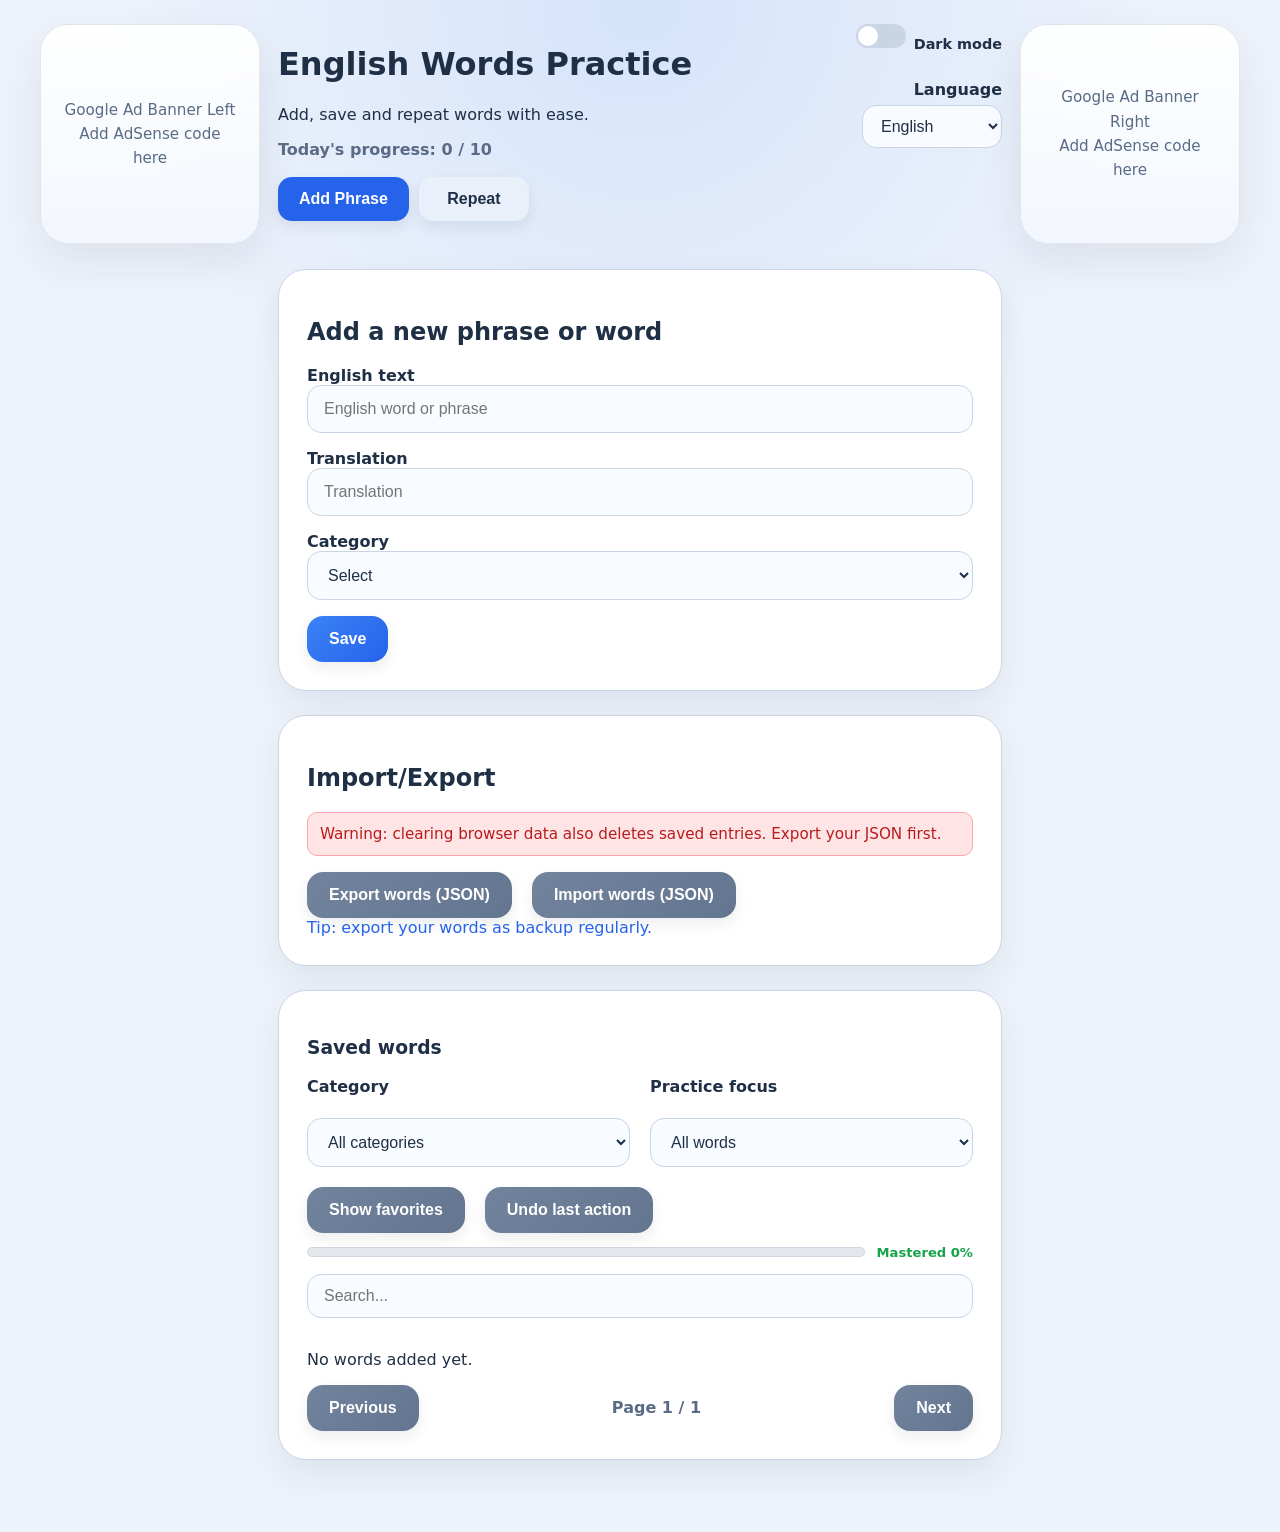
<file: index.html>
<!DOCTYPE html>
<html lang="en">
<head>
  <meta charset="UTF-8" />
  <meta name="viewport" content="width=device-width, initial-scale=1.0" />
  <title>English Words Practice</title>
  <link rel="stylesheet" href="styles.css" />
</head>
<body>
  <div class="page-wrapper">
    <aside class="banner-ad left-ad">
      <div class="ad-placeholder">
        Google Ad Banner Left<br />
        Add AdSense code here
      </div>
    </aside>

    <main class="app-shell">
      <header>
        <div>
          <h1 id="site-title">English Words Practice</h1>
          <p id="site-description">Add, save and repeat words with ease.</p>
          <p id="header-progress" class="header-progress">Today's progress: 0 / 10</p>
          <nav class="tabs">
            <button id="tab-add" class="tab active">Add Phrase</button>
            <button id="tab-repeat" class="tab">Repeat</button>
          </nav>
        </div>
        <div class="header-controls">
          <div class="toggle-switch">
            <input type="checkbox" id="toggle-dark-mode" />
            <label for="toggle-dark-mode" class="toggle-label">
              <span class="toggle-slider"></span>
            </label>
            <span id="toggle-text" class="toggle-text">Dark mode</span>
          </div>
          <label class="language-selector">
            <span id="language-label">Language</span>
            <select id="language-select">
              <option value="en">English</option>
              <option value="uz">O'zbek</option>
              <option value="ru">Русский</option>
            </select>
          </label>
        </div>
      </header>

      <section id="section-add" class="section active">
        <div class="card">
          <h2 id="add-heading">Add a new phrase or word</h2>
          <form id="add-form" autocomplete="off">
            <label>
              <span id="label-english">English text</span>
              <input type="text" id="input-english" placeholder="English word or phrase" required />
            </label>
            <label>
              <span id="label-translation">Translation</span>
              <input type="text" id="input-translation" placeholder="Translation" required />
            </label>
            <label>
              <span id="label-category">Category</span>
              <select id="input-category">
                <option value="">Select</option>
                <option value="daily">Daily</option>
                <option value="work">Work</option>
                <option value="travel">Travel</option>
                <option value="education">Education</option>
                <option value="other">Other</option>
              </select>
            </label>
            <button type="submit" class="primary" id="submit-btn">Save</button>
          </form>
          <div id="add-message" class="message"></div>
        </div>

        <div class="card">
          <h2 id="import-heading">Import/Export</h2>
          <p class="warning" id="import-warning">Warning: clearing browser data also deletes saved entries. Export your JSON first.</p>
          <div class="import-export-controls">
            <button id="export-words" class="secondary">Export words (JSON)</button>
            <input type="file" id="import-file" accept=".json" style="display: none;" />
            <button id="import-words" class="secondary">Import words (JSON)</button>
          </div>
          <div id="import-export-message" class="message"></div>
        </div>

        <div class="card small-card">
          <h3 id="saved-heading">Saved words</h3>
          <div class="filter-row">
            <div class="filter-group">
              <label for="filter-category" id="filter-category-label">Category</label>
              <select id="filter-category">
                <option value="">All categories</option>
                <option value="daily">Daily</option>
                <option value="work">Work</option>
                <option value="travel">Travel</option>
                <option value="education">Education</option>
                <option value="other">Other</option>
              </select>
            </div>
            <div class="filter-group">
              <label for="filter-mode" id="filter-mode-label">Practice focus</label>
              <select id="filter-mode">
                <option value="all">All words</option>
                <option value="new">New words</option>
                <option value="wrong">Hard words</option>
                <option value="mastered">Mastered</option>
              </select>
            </div>
            <button id="toggle-favorites" class="secondary">Show favorites</button>
            <button id="undo-btn" class="secondary">Undo last action</button>
          </div>
          <div class="mastered-progress-wrap">
            <div class="mastered-progress-bar">
              <div id="mastered-progress-fill" class="mastered-progress-fill"></div>
            </div>
            <span id="mastered-progress-text">Mastered 0%</span>
          </div>
          <input type="text" id="search-words" placeholder="Search..." />
          <div id="word-list" class="word-list"></div>
          <div class="pagination-controls">
            <button id="prev-page" class="secondary">Previous</button>
            <span id="page-indicator">Page 1 / 1</span>
            <button id="next-page" class="secondary">Next</button>
          </div>
        </div>
      </section>

      <section id="section-repeat" class="section">
        <div class="card">
          <h2 id="repeat-heading">Repeat practice</h2>
          <div class="repeat-settings">
            <label for="reverse-ratio" id="reverse-ratio-label">Reverse mode ratio (TR → EN %)</label>
            <input type="range" id="reverse-ratio" min="0" max="100" value="50" />
            <span id="reverse-ratio-value">50%</span>
          </div>
          <div class="repeat-settings">
            <label for="repeat-mode" id="repeat-mode-label">Session mode</label>
            <select id="repeat-mode">
              <option value="smart">Smart mix</option>
              <option value="wrong">Hard words only</option>
              <option value="new">New words only</option>
            </select>
          </div>
          <div class="repeat-controls">
            <button id="start-repeat" class="primary">Start practice</button>
          </div>
        </div>

        <div id="repeat-card" class="card hidden">
          <div class="output-section">
            <label class="output-label" id="question-label">Question:</label>
            <div class="output-display">
              <p id="prompt-text" class="output-text"></p>
            </div>
            <button id="speak-prompt" class="speak-btn">🔊 Speak</button>
          </div>
          <div class="output-section">
            <label class="output-label" id="answer-label">Answer:</label>
            <div class="output-display">
              <p id="answer-text" class="output-text">******</p>
            </div>
            <button id="speak-answer" class="speak-btn">🔊 Speak</button>
          </div>
          <div class="repeat-actions">
            <button id="show-answer" class="secondary">Show answer</button>
            <button id="correct" class="primary">Correct</button>
            <button id="wrong" class="danger">Wrong</button>
          </div>
          <div class="meta">
            <p id="repeat-direction">Direction: <strong></strong></p>
            <p id="repeat-info">Learned: <span id="item-streak">0</span> times in a row</p>
          </div>
        </div>

        <div class="card stats-card">
          <h3 id="stats-heading">Statistics</h3>
          <div class="stats-grid">
            <div>
              <strong id="stat-total">0</strong>
              <span id="total-label">Total words</span>
            </div>
            <div>
              <strong id="stat-correct">0</strong>
              <span id="correct-label">✅ Correct answers</span>
            </div>
            <div>
              <strong id="stat-wrong">0</strong>
              <span id="wrong-label">❌ Wrong answers</span>
            </div>
            <div>
              <strong id="stat-daily">0</strong>
              <span id="daily-label">📅 Today correct</span>
            </div>
            <div>
              <strong id="stat-mastered-percent">0%</strong>
              <span id="mastered-percent-label">🏆 Mastered %</span>
            </div>
          </div>
          <div class="daily-goal">
            <label>
              <span id="daily-goal-label">Daily goal (words):</span>
              <input type="number" id="daily-goal-input" min="1" value="10" />
            </label>
            <button id="set-daily-goal" class="secondary">Set goal</button>
            <div class="progress-bar">
              <div id="daily-progress" class="progress-fill"></div>
              <span id="progress-text">0 / 10</span>
            </div>
          </div>
        </div>
      </section>
    </main>

    <aside class="banner-ad right-ad">
      <div class="ad-placeholder">
        Google Ad Banner Right<br />
        Add AdSense code here
      </div>
    </aside>
  </div>

  <!-- Modal Dialog for No Words Warning -->
  <div id="modal-overlay" class="modal-overlay hidden">
    <div class="modal-dialog">
      <div class="modal-header">
        <h2 id="modal-title">No words available</h2>
        <button id="modal-close" class="modal-close">&times;</button>
      </div>
      <div class="modal-body">
        <p id="modal-message">Please add words first before starting practice.</p>
      </div>
      <div class="modal-footer">
        <button id="modal-import-sample" class="primary">Import sample words</button>
        <button id="modal-close-btn" class="secondary">Close</button>
      </div>
    </div>
  </div>

  <script src="app.js"></script>
</body>
</html>
</file>
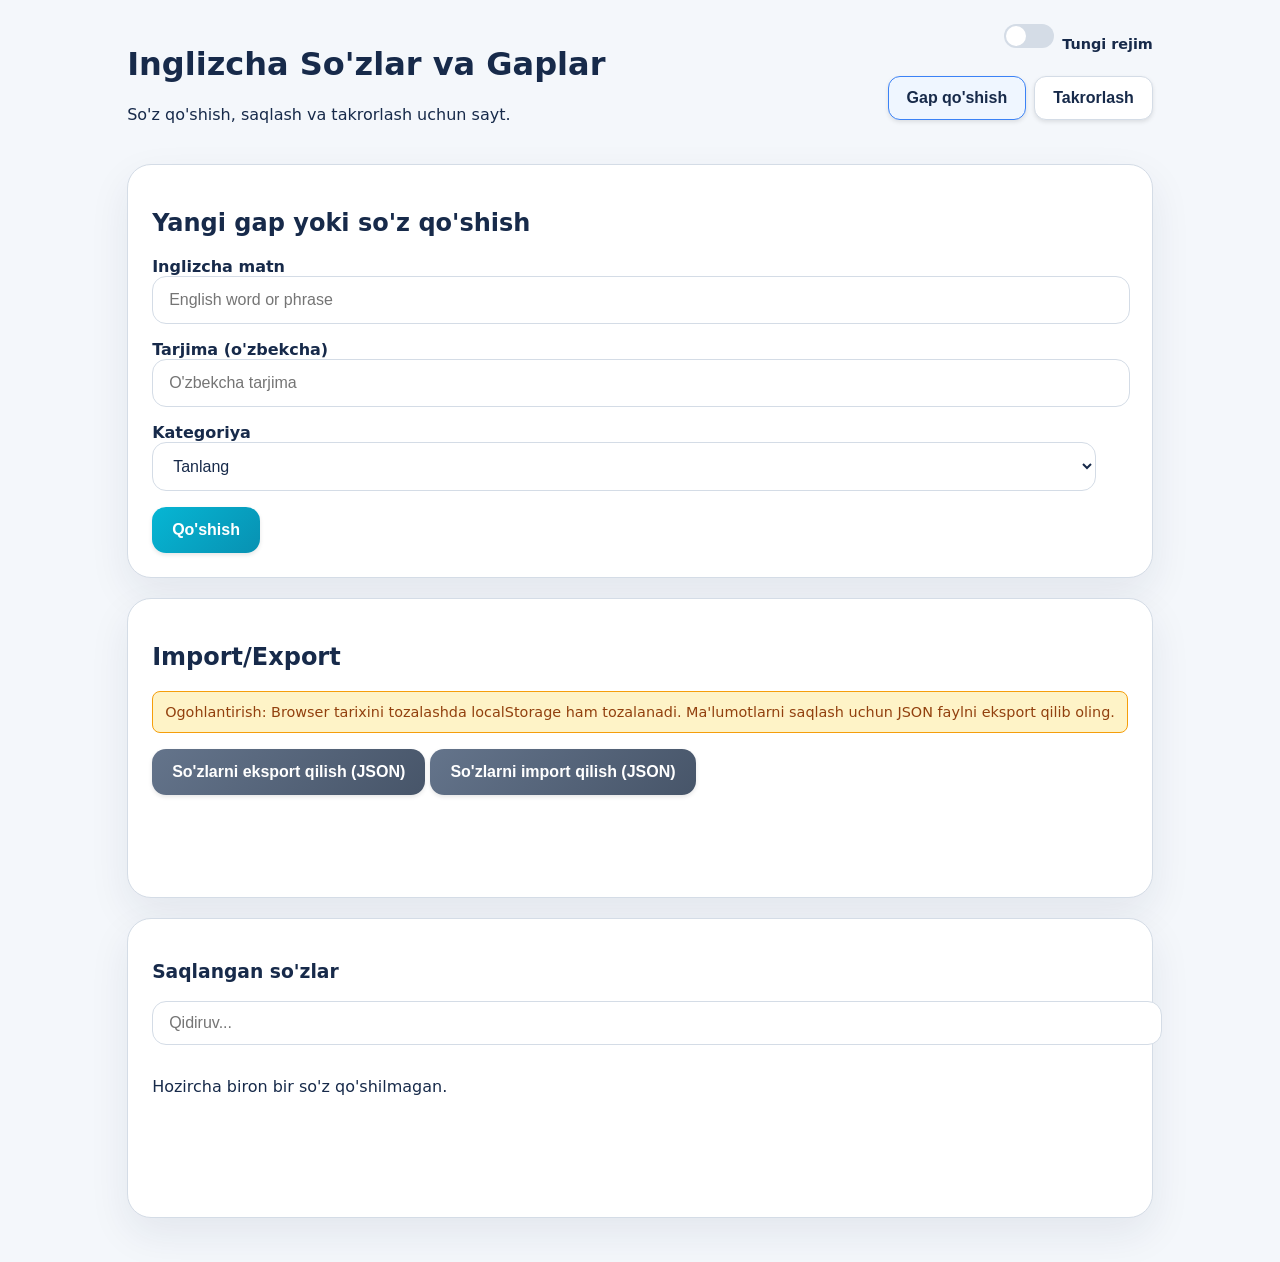
<file: English/index.html>
<!DOCTYPE html>
<html lang="uz">
<head>
  <meta charset="UTF-8" />
  <meta name="viewport" content="width=device-width, initial-scale=1.0" />
  <title>Inglizcha So'zlar Takrorlash</title>
  <link rel="stylesheet" href="styles.css" />
</head>
<body>
  <main class="app-shell">
    <header>
      <div>
        <h1>Inglizcha So'zlar va Gaplar</h1>
        <p>So'z qo'shish, saqlash va takrorlash uchun sayt.</p>
      </div>
      <div class="header-controls">
        <div class="toggle-switch">
          <input type="checkbox" id="toggle-dark-mode" />
          <label for="toggle-dark-mode" class="toggle-label">
            <span class="toggle-slider"></span>
          </label>
          <span class="toggle-text">Tungi rejim</span>
        </div>
        <nav class="tabs">
          <button id="tab-add" class="tab active">Gap qo'shish</button>
          <button id="tab-repeat" class="tab">Takrorlash</button>
        </nav>
      </div>
    </header>

    <section id="section-add" class="section active">
      <div class="card">
        <h2>Yangi gap yoki so'z qo'shish</h2>
        <form id="add-form" autocomplete="off">
          <label>
            Inglizcha matn
            <input type="text" id="input-english" placeholder="English word or phrase" required />
          </label>
          <label>
            Tarjima (o'zbekcha)
            <input type="text" id="input-uzbek" placeholder="O'zbekcha tarjima" required />
          </label>
          <label>
            Kategoriya
            <select id="input-category">
              <option value="">Tanlang</option>
              <option value="kundalik">Kundalik</option>
              <option value="ish">Ish</option>
              <option value="sayohat">Sayohat</option>
              <option value="ta'lim">Ta'lim</option>
              <option value="boshqa">Boshqa</option>
            </select>
          </label>
          <button type="submit" class="primary">Qo'shish</button>
        </form>
        <div id="add-message" class="message"></div>
      </div>

      <div class="card">
        <h2>Import/Export</h2>
        <p class="warning">Ogohlantirish: Browser tarixini tozalashda localStorage ham tozalanadi. Ma'lumotlarni saqlash uchun JSON faylni eksport qilib oling.</p>
        <div class="import-export-controls">
          <button id="export-words" class="secondary">So'zlarni eksport qilish (JSON)</button>
          <input type="file" id="import-file" accept=".json" style="display: none;" />
          <button id="import-words" class="secondary">So'zlarni import qilish (JSON)</button>
        </div>
        <div id="import-export-message" class="message"></div>
      </div>

      <div class="card small-card">
        <h3>Saqlangan so'zlar</h3>
        <input type="text" id="search-words" placeholder="Qidiruv..." />
        <div id="word-list" class="word-list"></div>
      </div>
    </section>

    <section id="section-repeat" class="section">
      <div class="card">
        <h2>Takrorlash</h2>
        <div class="repeat-controls">
          <button id="start-repeat" class="primary">Takrorlashni boshlash</button>
        </div>
      </div>

      <div id="repeat-card" class="card hidden">
        <div class="prompt-block">
          <span class="prompt-label">Savol:</span>
          <p id="prompt-text" class="prompt-text"></p>
          <button id="speak-prompt" class="speak-btn">🔊 O'qish</button>
        </div>
        <div class="answer-block">
          <span class="answer-label">Javob:</span>
          <p id="answer-text" class="answer-text">******</p>
          <button id="speak-answer" class="speak-btn">🔊 O'qish</button>
        </div>
        <div class="repeat-actions">
          <button id="show-answer" class="secondary">Tarjimani ko'rsatish</button>
          <button id="correct" class="primary">To'g'ri</button>
          <button id="wrong" class="danger">Xato</button>
        </div>
        <div class="meta">
          <p id="repeat-direction">Yo'nalish: <strong></strong></p>
          <p id="repeat-info">O'rganilgan: <span id="item-streak">0</span> marta ketma-ket to'g'ri</p>
        </div>
      </div>

      <div class="card stats-card">
        <h3>Statistika</h3>
        <div class="stats-grid">
          <div>
            <strong id="stat-total">0</strong>
            <span>Umumiy so'z</span>
          </div>
          <div>
            <strong id="stat-correct">0</strong>
            <span>✅ To'g'ri javob</span>
          </div>
          <div>
            <strong id="stat-wrong">0</strong>
            <span>❌ Xato javob</span>
          </div>
          <div>
            <strong id="stat-daily">0</strong>
            <span>📅 Bugun to'g'ri</span>
          </div>
        </div>
        <div class="daily-goal">
          <label>
            Kunlik maqsad (so'z):
            <input type="number" id="daily-goal-input" min="1" value="10" />
          </label>
          <button id="set-daily-goal" class="secondary">O'rnatish</button>
          <div class="progress-bar">
            <div id="daily-progress" class="progress-fill"></div>
            <span id="progress-text">0 / 10</span>
          </div>
        </div>
      </div>
    </section>
  </main>

  <script src="app.js"></script>
</body>
</html>
</file>
<file: styles.css>
:root {
    color-scheme: light;
    font-family: Inter, system-ui, -apple-system, BlinkMacSystemFont, "Segoe UI", sans-serif;
    background: #f3f6fb;
    color: #1d2b45;
    --bg-color: #eef3fb;
    --card-bg: #ffffff;
    --text-color: #1f2f46;
    --border-color: #c9d5e5;
    --input-bg: #f8fbff;
    --accent-primary: #2563eb;
    --accent-primary-2: #1d4ed8;
    --accent-secondary: #0ea5a4;
    --muted-text: #5a6b86;
    --btn-primary-start: #3b82f6;
    --btn-primary-end: #2563eb;
    --btn-secondary-start: #72839d;
    --btn-secondary-end: #64758f;
    --btn-danger-start: #e97a87;
    --btn-danger-end: #da6474;
    --btn-edit-start: #eab35a;
    --btn-edit-end: #dca144;
  }

  *, *::before, *::after {
    box-sizing: border-box;
  }

  .dark-mode {
    --bg-color: #0f1726;
    --card-bg: #182334;
    --text-color: #e6eefb;
    --border-color: #2d3d54;
    --input-bg: #223247;
    --muted-text: #9eb1c9;
    --btn-primary-start: #4f8cff;
    --btn-primary-end: #3b7cf4;
    --btn-secondary-start: #7a8aa2;
    --btn-secondary-end: #6b7c95;
    --btn-danger-start: #ee8693;
    --btn-danger-end: #e07685;
    --btn-edit-start: #f0b24a;
    --btn-edit-end: #e3a63d;
  }

  .dark-mode .warning {
    background: #3f1f22;
    color: #fca5a5;
    border-color: #fb7185;
  }

  body {
    margin: 0;
    min-height: 100vh;
    display: flex;
    justify-content: center;
    align-items: flex-start;
    padding: 24px;
    background: radial-gradient(circle at top, rgba(59, 130, 246, 0.14), transparent 32%),
      var(--bg-color);
    color: var(--text-color);
    transition: background 0.3s, color 0.3s;
  }

  .page-wrapper {
    display: grid;
    grid-template-columns: minmax(180px, 220px) minmax(0, 1fr) minmax(180px, 220px);
    gap: 18px;
    width: 100%;
    max-width: 1320px;
    align-items: start;
    padding: 0 16px 24px;
  }

  .banner-ad {
    background: linear-gradient(180deg, rgba(255,255,255,0.95), rgba(243,247,253,0.92));
    border: 1px solid rgba(148,163,184,0.24);
    border-radius: 28px;
    padding: 22px;
    min-height: 220px;
    max-height: calc(100vh - 120px);
    display: flex;
    justify-content: center;
    align-items: center;
    box-shadow: 0 18px 45px rgba(15, 23, 42, 0.08);
    text-align: center;
    overflow: hidden;
  }

  .repeat-active .banner-ad {
    display: none;
  }

  .repeat-active .page-wrapper {
    grid-template-columns: minmax(0, 1fr);
    max-width: 980px;
  }

  .ad-placeholder {
    font-size: 0.95rem;
    line-height: 1.6;
    color: var(--muted-text);
  }

  .header-progress {
    margin: 8px 0 0;
    color: var(--muted-text);
    font-weight: 600;
  }

  .language-selector {
    display: flex;
    flex-direction: column;
    gap: 6px;
    font-weight: 700;
    color: var(--text-color);
    align-items: flex-end;
  }

  .language-selector select {
    padding: 11px 14px;
    border-radius: 14px;
    border: 1px solid var(--border-color);
    background: var(--input-bg);
    color: var(--text-color);
    min-width: 140px;
    width: 100%;
    max-width: 180px;
  }

  header {
    display: flex;
    flex-wrap: wrap;
    justify-content: space-between;
    align-items: flex-start;
    gap: 20px;
    margin-bottom: 24px;
  }

  @media (max-width: 820px) {
    .page-wrapper {
      grid-template-columns: 1fr;
      padding: 0 12px 18px;
    }

    .left-ad {
      display: none;
    }

    .right-ad {
      display: flex;
      min-height: 88px;
      max-height: none;
      padding: 12px 16px;
      border-radius: 16px;
      margin-top: 8px;
    }

    .right-ad .ad-placeholder {
      font-size: 0.85rem;
      line-height: 1.35;
    }

    .app-shell {
      width: 100%;
    }

    header {
      flex-direction: column;
      align-items: stretch;
      gap: 14px;
    }

    .header-controls {
      align-items: stretch;
      width: 100%;
    }

    .tabs {
      justify-content: center;
      flex-wrap: wrap;
    }

    .language-selector {
      align-items: stretch;
      width: 100%;
    }

    .section {
      padding: 0;
    }

    .card {
      padding: 22px;
      border-radius: 24px;
    }

    .filter-row,
    .repeat-actions,
    .daily-goal {
      flex-direction: column;
      align-items: stretch;
    }

    .filter-group,
    .favorite-btn,
    .speak-btn,
    button {
      width: 100%;
    }

    .filter-group {
      flex: 0 1 auto;
      min-width: 0;
      width: 100%;
      max-width: 360px;
      min-height: 100px;
      height: auto;
    }

    .output-display {
      min-height: 160px;
    }

    .stats-grid {
      grid-template-columns: 1fr;
    }
  }

  .app-shell {
    width: 100%;
    display: flex;
    flex-direction: column;
    gap: 24px;
  }

  .header-controls {
    display: flex;
    flex-direction: column;
    align-items: flex-end;
    gap: 16px;
    justify-content: center;
  }

  .tabs {
    display: flex;
    gap: 10px;
    margin-top: 18px;
  }

  .toggle-switch {
    display: flex;
    align-items: center;
    gap: 8px;
    cursor: pointer;
  }

  .toggle-switch input[type="checkbox"] {
    display: none;
  }

  .toggle-label {
    position: relative;
    width: 50px;
    height: 24px;
    background: var(--border-color);
    border-radius: 24px;
    cursor: pointer;
    transition: background 0.3s;
  }

  .toggle-slider {
    position: absolute;
    top: 2px;
    left: 2px;
    width: 20px;
    height: 20px;
    background: white;
    border-radius: 50%;
    transition: transform 0.3s;
  }

  .toggle-switch input[type="checkbox"]:checked + .toggle-label {
    background: #3b82f6;
  }

  .toggle-switch input[type="checkbox"]:checked + .toggle-label .toggle-slider {
    transform: translateX(26px);
  }

  .toggle-text {
    font-size: 0.9rem;
    font-weight: 600;
    color: var(--text-color);
  }

  button {
    border: none;
    border-radius: 16px;
    padding: 14px 22px;
    font-size: 1rem;
    cursor: pointer;
    transition: transform 0.16s ease, box-shadow 0.16s ease, background 0.16s ease, opacity 0.16s ease;
    font-weight: 700;
    box-shadow: 0 6px 14px rgba(15, 23, 42, 0.08);
  }

  button:hover {
    transform: translateY(-1px);
    box-shadow: 0 8px 18px rgba(15, 23, 42, 0.1);
  }

  button:active {
    transform: translateY(0);
    box-shadow: 0 5px 10px rgba(15, 23, 42, 0.08);
  }

  .primary {
    background: linear-gradient(135deg, var(--btn-primary-start), var(--btn-primary-end));
    color: white;
  }

  .primary:hover {
    background: linear-gradient(135deg, #4488f9, #2f74ee);
  }

  .secondary {
    background: linear-gradient(135deg, var(--btn-secondary-start), var(--btn-secondary-end));
    color: white;
  }

  .secondary:hover {
    background: linear-gradient(135deg, #73849a, #64758d);
  }

  .danger {
    background: linear-gradient(135deg, var(--btn-danger-start), var(--btn-danger-end));
    color: white;
  }

  .danger:hover {
    background: linear-gradient(135deg, #ef8693, #e87685);
  }

  .dark-mode .secondary {
    background: linear-gradient(135deg, var(--btn-secondary-start), var(--btn-secondary-end));
    color: white;
  }

  .dark-mode .secondary:hover {
    background: linear-gradient(135deg, #7b8ba2, #6c7c94);
  }

  .section {
    display: none;
    min-height: auto;
  }

  .section.active {
    display: block;
  }

  .tabs {
    display: flex;
    gap: 10px;
  }

  .tab {
    border: 1px solid transparent;
    border-radius: 14px;
    background: #e9f0fa;
    color: var(--text-color);
    padding: 12px 20px;
    cursor: pointer;
    transition: transform 0.18s ease, background 0.18s ease, color 0.18s ease;
    min-width: 110px;
    text-align: center;
  }

  .tab:hover {
    transform: translateY(-1px);
    background: #dde8f6;
  }

  .tab.active {
    border-color: transparent;
    background: var(--accent-primary);
    color: white;
  }

  .dark-mode .tab {
    background: #25364d;
  }

  .dark-mode .tab:hover {
    background: #2c3f59;
  }

  .dark-mode .tab.active {
    background: #3b82f6;
    color: white;
  }

  .card {
    background: var(--card-bg);
    border-radius: 28px;
    box-shadow: 0 16px 36px rgba(15, 23, 42, 0.07);
    padding: 28px;
    margin-bottom: 24px;
    border: 1px solid var(--border-color);
    min-height: 0;
  }

  input, select {
    width: 100%;
    padding: 14px 16px;
    border: 1px solid var(--border-color);
    border-radius: 14px;
    font-size: 1rem;
    background: var(--input-bg);
    color: var(--text-color);
  }

  label {
    display: block;
    margin-bottom: 16px;
    font-weight: 600;
    color: var(--text-color);
  }

  #search-words {
    width: 100%;
    padding: 12px 16px;
    border: 1px solid var(--border-color);
    border-radius: 14px;
    font-size: 1rem;
    background: var(--input-bg);
    color: var(--text-color);
    margin-bottom: 16px;
  }

  .filter-row {
    display: flex;
    flex-wrap: wrap;
    gap: 20px;
    align-items: flex-start;
    margin-bottom: 12px;
  }

  .import-export-controls {
    display: flex;
    flex-wrap: wrap;
    gap: 20px;
    align-items: center;
    margin-top: 12px;
  }

  .filter-group {
    display: flex;
    flex-direction: column;
    gap: 6px;
    min-width: 180px;
    flex: 1 1 260px;
  }

  .favorite-btn {
    padding: 12px 18px;
    min-width: 140px;
    font-weight: 700;
  }

  .favorite-item {
    border-color: #f59e0b;
    background: rgba(245, 158, 11, 0.08);
  }

  .mastered-item {
    border-color: #10b981;
    background: rgba(16, 185, 129, 0.1);
  }

  .warning {
    background: #ffe4e6;
    color: #b91c1c;
    padding: 12px;
    border-radius: 10px;
    border: 1px solid #fda4af;
    font-size: 0.95rem;
    margin-bottom: 16px;
  }

  .word-item {
    padding: 14px 16px;
    border-radius: 16px;
    border: 1px solid var(--border-color);
    background: var(--card-bg);
    display: flex;
    justify-content: space-between;
    align-items: center;
    gap: 12px;
  }

  .word-content {
    flex: 1;
    display: flex;
    flex-direction: column;
    gap: 10px;
  }

  .word-main-line {
    display: flex;
    flex-wrap: wrap;
    align-items: center;
    gap: 8px;
  }

  .lang-badge {
    padding: 3px 8px;
    border-radius: 999px;
    background: rgba(37, 99, 235, 0.16);
    border: 1px solid rgba(37, 99, 235, 0.35);
    color: #2a4b82;
    font-size: 0.72rem;
    font-weight: 700;
    letter-spacing: 0.02em;
  }

  .word-main-text {
    font-weight: 700;
    color: var(--text-color);
  }

  .word-meta-row {
    display: flex;
    flex-wrap: wrap;
    gap: 6px;
  }

  .meta-chip {
    font-size: 0.78rem;
    font-weight: 600;
    border-radius: 999px;
    padding: 4px 10px;
    border: 1px solid transparent;
  }

  .meta-correct {
    background: rgba(16, 185, 129, 0.14);
    border-color: rgba(16, 185, 129, 0.3);
    color: #0f766e;
  }

  .meta-wrong {
    background: rgba(239, 68, 68, 0.12);
    border-color: rgba(239, 68, 68, 0.28);
    color: #b91c1c;
  }

  .meta-streak {
    background: rgba(245, 158, 11, 0.14);
    border-color: rgba(245, 158, 11, 0.28);
    color: #9a6700;
  }

  .meta-mastered {
    background: rgba(16, 185, 129, 0.2);
    border-color: rgba(16, 185, 129, 0.45);
    color: #bbf7d0;
  }

  .meta-category {
    background: rgba(100, 116, 139, 0.14);
    border-color: rgba(100, 116, 139, 0.3);
    color: #475569;
  }

  .mastered-progress-wrap {
    margin-bottom: 14px;
    display: flex;
    align-items: center;
    gap: 10px;
  }

  .mastered-progress-bar {
    flex: 1;
    height: 10px;
    border-radius: 999px;
    background: rgba(148, 163, 184, 0.25);
    overflow: hidden;
    border: 1px solid rgba(148, 163, 184, 0.25);
  }

  .mastered-progress-fill {
    height: 100%;
    width: 0%;
    border-radius: 999px;
    background: linear-gradient(90deg, #22c55e, #16a34a);
    transition: width 0.3s ease;
  }

  #mastered-progress-text {
    font-size: 0.82rem;
    font-weight: 700;
    color: #16a34a;
    min-width: 98px;
    text-align: right;
  }

  .word-actions {
    display: flex;
    flex-wrap: wrap;
    gap: 8px;
    justify-content: flex-end;
    align-items: center;
  }

  .word-actions button {
    padding: 6px 12px;
    font-size: 0.9rem;
    border-radius: 8px;
    cursor: pointer;
  }

  .mastered-badge {
    background: linear-gradient(135deg, #28bf90, #1fae83);
    color: #ffffff;
    border: none;
    opacity: 0.95;
    cursor: default;
    box-shadow: 0 6px 12px rgba(16, 185, 129, 0.2);
  }

  .mastered-badge:hover,
  .mastered-badge:active {
    transform: none;
    box-shadow: 0 6px 12px rgba(16, 185, 129, 0.2);
  }

  .edit-btn {
    background: linear-gradient(135deg, var(--btn-edit-start), var(--btn-edit-end));
    color: white;
    border: none;
  }

  .delete-btn {
    background: linear-gradient(135deg, var(--btn-danger-start), var(--btn-danger-end));
    color: white;
    border: none;
  }

  .hidden {
    display: none;
  }

  .repeat-controls {
    display: flex;
    gap: 12px;
    flex-wrap: wrap;
  }

  .output-section {
    margin-bottom: 28px;
    display: flex;
    flex-direction: column;
    gap: 12px;
  }

  .output-label {
    display: block;
    font-weight: 700;
    font-size: 1.1rem;
    color: var(--text-color);
    margin-bottom: 8px;
  }

  .output-display {
    background: linear-gradient(135deg, rgba(37, 99, 235, 0.08), rgba(14, 165, 164, 0.08));
    border: 2px solid rgba(37, 99, 235, 0.45);
    border-radius: 20px;
    padding: 24px;
    min-height: 140px;
    display: flex;
    align-items: center;
    justify-content: center;
    box-shadow: 0 12px 28px rgba(8, 145, 178, 0.12), inset 0 1px 0 rgba(255, 255, 255, 0.3);
    transition: all 0.3s ease;
  }

  .dark-mode .output-display {
    background: linear-gradient(135deg, rgba(37, 99, 235, 0.16), rgba(14, 165, 164, 0.12));
    border-color: rgba(96, 165, 250, 0.6);
    box-shadow: 0 12px 28px rgba(37, 99, 235, 0.1), inset 0 1px 0 rgba(255, 255, 255, 0.08);
  }

  .output-text {
    margin: 0;
    font-size: 1.4rem;
    font-weight: 600;
    color: var(--text-color);
    text-align: center;
    line-height: 1.6;
    word-break: break-word;
  }

  .speak-btn {
    background: linear-gradient(135deg, #1ab8a7, #139f91);
    color: white;
    border: none;
    border-radius: 12px;
    padding: 12px 20px;
    cursor: pointer;
    font-size: 1rem;
    font-weight: 600;
    transition: transform 0.18s ease, box-shadow 0.18s ease, background 0.18s ease;
    box-shadow: 0 8px 16px rgba(16, 185, 129, 0.2);
  }

  .speak-btn:hover {
    transform: translateY(-2px);
    background: linear-gradient(135deg, #24c2b1, #179f91);
    box-shadow: 0 12px 22px rgba(16, 185, 129, 0.3);
  }

  .speak-btn:active {
    transform: translateY(0);
    box-shadow: 0 6px 12px rgba(16, 185, 129, 0.2);
  }

  .repeat-actions {
    display: flex;
    flex-wrap: wrap;
    gap: 12px;
  }

  .stats-grid {
    display: grid;
    grid-template-columns: repeat(auto-fit, minmax(150px, 1fr));
    gap: 14px;
  }

  .stats-card {
    background: linear-gradient(180deg, rgba(255, 255, 255, 0.95), rgba(243, 248, 255, 0.94));
    border: 1px solid rgba(148, 163, 184, 0.3);
  }

  .stats-grid > div {
    background: rgba(59, 130, 246, 0.09);
    border: 1px solid rgba(59, 130, 246, 0.24);
    border-radius: 14px;
    padding: 14px 12px;
    display: flex;
    flex-direction: column;
    gap: 6px;
  }

  .stats-grid strong {
    font-size: 1.35rem;
    line-height: 1;
    color: #1e40af;
  }

  .stats-grid span {
    color: var(--muted-text);
    font-weight: 600;
    font-size: 0.9rem;
  }

  .daily-goal {
    margin-top: 18px;
    display: flex;
    gap: 12px;
    align-items: center;
    background: rgba(14, 165, 164, 0.08);
    border: 1px solid rgba(14, 165, 164, 0.2);
    border-radius: 14px;
    padding: 12px;
    flex-wrap: wrap;
  }

  .daily-goal label {
    display: flex;
    flex-direction: column;
    gap: 4px;
    font-weight: 600;
  }

  .daily-goal input {
    width: 80px;
    padding: 8px;
    border: 1px solid var(--border-color);
    border-radius: 8px;
    background: var(--input-bg);
    color: var(--text-color);
  }

  .progress-bar {
    margin-top: 8px;
    width: 100%;
    height: 16px;
    background: rgba(148, 163, 184, 0.25);
    border-radius: 999px;
    overflow: hidden;
    position: relative;
    border: 1px solid rgba(148, 163, 184, 0.2);
  }

  .progress-fill {
    height: 100%;
    background: linear-gradient(90deg, #22c55e, #16a34a);
    width: 0%;
    transition: width 0.3s ease;
  }

  #progress-text {
    position: absolute;
    top: 50%;
    left: 50%;
    transform: translate(-50%, -50%);
    font-size: 0.76rem;
    font-weight: 600;
    color: #f8fafc;
    text-shadow: 0 1px 2px rgba(0, 0, 0, 0.35);
  }

  .dark-mode .stats-card {
    background: linear-gradient(180deg, rgba(24, 35, 52, 0.98), rgba(18, 28, 42, 0.96));
    border-color: rgba(100, 116, 139, 0.42);
  }

  .dark-mode .stats-grid > div {
    background: rgba(59, 130, 246, 0.18);
    border-color: rgba(96, 165, 250, 0.42);
  }

  .dark-mode .stats-grid strong {
    color: #93c5fd;
  }

  .dark-mode .stats-grid span {
    color: #d4deef;
  }

  .dark-mode .daily-goal {
    background: rgba(20, 184, 166, 0.14);
    border-color: rgba(45, 212, 191, 0.26);
  }

  .dark-mode .meta-correct {
    color: #86efac;
  }

  .dark-mode .meta-wrong {
    color: #fca5a5;
  }

  .dark-mode .meta-streak {
    color: #fcd34d;
  }

  .dark-mode .meta-category {
    color: #d0d9e8;
  }

  .dark-mode #mastered-progress-text {
    color: #86efac;
  }

  .reset-controls {
    margin-top: 20px;
    padding-top: 20px;
    border-top: 1px solid var(--border-color);
    display: flex;
    justify-content: center;
  }

  @media (max-width: 720px) {
    .page-wrapper {
      grid-template-columns: 1fr;
      padding: 0 12px 18px;
    }

    .app-shell {
      width: 100%;
      max-width: 100%;
    }

    .section {
      min-height: auto;
    }
    .card {
      min-height: auto;
      padding: 22px;
      border-radius: 24px;
    }
    .stats-grid {
      grid-template-columns: 1fr;
    }
    .header-controls {
      align-items: stretch;
    }
    .tabs {
      justify-content: center;
      flex-wrap: wrap;
    }
    .tab {
      min-width: calc(50% - 8px);
      flex: 1 1 auto;
    }
    .word-item {
      flex-direction: column;
      align-items: stretch;
    }
    .word-actions {
      justify-content: center;
    }
    .repeat-actions {
      flex-direction: column;
    }
    .import-export-controls {
      flex-direction: column;
    }
    .daily-goal {
      flex-direction: column;
      align-items: stretch;
    }
    .output-display {
      min-height: 160px;
    }
    .output-text {
      font-size: 1.15rem;
    }
    .filter-row,
    .repeat-actions,
    .daily-goal {
      gap: 12px;
    }

    .daily-goal input {
      width: 100%;
    }

    input, select {
      padding: 12px 14px;
      font-size: 0.95rem;
    }
    button {
      padding: 12px 16px;
      font-size: 0.95rem;
    }
  }

  @media (max-width: 540px) {
    body {
      padding: 16px 10px;
    }

    .page-wrapper {
      padding: 0 8px 14px;
    }

    .card {
      padding: 20px;
      border-radius: 20px;
    }

    .tabs {
      gap: 8px;
    }

    .tab {
      min-width: auto;
      padding: 10px 14px;
    }

    .import-export-controls {
      gap: 18px;
    }

    .filter-row {
      gap: 8px;
      align-items: stretch;
    }

    .daily-goal {
      gap: 10px;
    }

    .daily-goal input {
      width: 100%;
    }

    .output-display {
      min-height: 140px;
      padding: 20px;
    }

    .output-text {
      font-size: 1.1rem;
    }
  }

  @media (max-width: 1024px) and (min-width: 821px) {
    .banner-ad {
      display: none;
    }
    .page-wrapper {
      grid-template-columns: 1fr;
    }
  }


  /* Modal Dialog Styles */
  .modal-overlay {
    position: fixed;
    top: 0;
    left: 0;
    right: 0;
    bottom: 0;
    background: rgba(0, 0, 0, 0.5);
    display: flex;
    align-items: center;
    justify-content: center;
    z-index: 1000;
    padding: 20px;
  }

  .modal-overlay.hidden {
    display: none;
  }

  .modal-dialog {
    background: var(--card-bg);
    border-radius: 24px;
    box-shadow: 0 25px 50px rgba(0, 0, 0, 0.3);
    max-width: 500px;
    width: 100%;
    border: 1px solid var(--border-color);
  }

  .modal-header {
    display: flex;
    justify-content: space-between;
    align-items: center;
    padding: 24px;
    border-bottom: 1px solid var(--border-color);
  }

  .modal-header h2 {
    margin: 0;
    font-size: 1.4rem;
    color: var(--text-color);
  }

  .modal-close {
    background: none;
    border: none;
    font-size: 1.8rem;
    cursor: pointer;
    color: var(--text-color);
    padding: 0;
    width: 32px;
    height: 32px;
    display: flex;
    align-items: center;
    justify-content: center;
    transition: transform 0.2s ease;
    box-shadow: none;
  }

  .modal-close:hover {
    transform: rotate(90deg);
    box-shadow: none;
  }

  .modal-body {
    padding: 24px;
    color: var(--text-color);
    line-height: 1.6;
  }

  .modal-body p {
    margin: 0 0 12px 0;
  }

  .modal-footer {
    display: flex;
    gap: 12px;
    padding: 24px;
    border-top: 1px solid var(--border-color);
    justify-content: flex-end;
  }

  .modal-footer button {
    min-width: 140px;
  }

  .repeat-settings {
    display: flex;
    gap: 12px;
    align-items: center;
    flex-wrap: wrap;
    margin-bottom: 12px;
  }

  .repeat-settings label {
    margin: 0;
    min-width: 220px;
  }

  #reverse-ratio {
    max-width: 260px;
  }

  #reverse-ratio-value {
    font-weight: 700;
    color: var(--muted-text);
  }

  .pagination-controls {
    display: flex;
    align-items: center;
    justify-content: space-between;
    gap: 10px;
    margin-top: 14px;
  }

  #page-indicator {
    font-weight: 600;
    color: var(--muted-text);
  }
</file>
<file: English/styles.css>
:root {
  color-scheme: light;
  font-family: Inter, system-ui, -apple-system, BlinkMacSystemFont, "Segoe UI", sans-serif;
  background: #f4f7fb;
  color: #172a4a;
  --bg-color: #f4f7fb;
  --card-bg: #ffffff;
  --text-color: #172a4a;
  --border-color: #d4dce6;
  --input-bg: #ffffff;
}

.dark-mode {
  --bg-color: #1f2937;
  --card-bg: #374151;
  --text-color: #f9fafb;
  --border-color: #4b5563;
  --input-bg: #4b5563;
}

.dark-mode .warning {
  background: #451a03;
  color: #fbbf24;
  border-color: #d97706;
}

body {
  margin: 0;
  min-height: 100vh;
  display: flex;
  justify-content: center;
  align-items: flex-start;
  padding: 24px;
  background: var(--bg-color);
  color: var(--text-color);
  transition: background 0.3s, color 0.3s;
}

header {
  display: flex;
  flex-wrap: wrap;
  justify-content: space-between;
  gap: 16px;
  margin-bottom: 24px;
}

.header-controls {
  display: flex;
  flex-direction: column;
  gap: 12px;
  align-items: flex-end;
}

.toggle-switch {
  display: flex;
  align-items: center;
  gap: 8px;
  cursor: pointer;
}

.toggle-switch input[type="checkbox"] {
  display: none;
}

.toggle-label {
  position: relative;
  width: 50px;
  height: 24px;
  background: var(--border-color);
  border-radius: 24px;
  cursor: pointer;
  transition: background 0.3s;
}

.toggle-slider {
  position: absolute;
  top: 2px;
  left: 2px;
  width: 20px;
  height: 20px;
  background: white;
  border-radius: 50%;
  transition: transform 0.3s;
}

.toggle-switch input[type="checkbox"]:checked + .toggle-label {
  background: #3b82f6;
}

.toggle-switch input[type="checkbox"]:checked + .toggle-label .toggle-slider {
  transform: translateX(26px);
}

.toggle-text {
  font-size: 0.9rem;
  font-weight: 600;
  color: var(--text-color);
}

button {
  border: none;
  border-radius: 14px;
  padding: 14px 20px;
  font-size: 1rem;
  cursor: pointer;
  transition: all 0.2s ease;
  font-weight: 600;
  box-shadow: 0 2px 4px rgba(0, 0, 0, 0.1);
}

button:hover {
  transform: translateY(-1px);
  box-shadow: 0 4px 8px rgba(0, 0, 0, 0.15);
}

button:active {
  transform: translateY(0);
  box-shadow: 0 2px 4px rgba(0, 0, 0, 0.1);
}

.primary {
  background: linear-gradient(135deg, #06b6d4, #0891b2);
  color: white;
}

.primary:hover {
  background: linear-gradient(135deg, #0891b2, #0e7490);
}

.secondary {
  background: linear-gradient(135deg, #64748b, #475569);
  color: white;
}

.secondary:hover {
  background: linear-gradient(135deg, #475569, #334155);
}

.danger {
  background: linear-gradient(135deg, #f87171, #ef4444);
  color: white;
}

.danger:hover {
  background: linear-gradient(135deg, #ef4444, #dc2626);
}

.dark-mode .secondary {
  background: linear-gradient(135deg, #64748b, #475569);
  color: white;
}

.dark-mode .secondary:hover {
  background: linear-gradient(135deg, #475569, #334155);
}

.section {
  display: none;
  min-height: 700px;
}

.section.active {
  display: block;
}

.tabs {
  display: flex;
  gap: 8px;
}

.tab {
  border: 1px solid var(--border-color);
  border-radius: 12px;
  background: var(--card-bg);
  color: var(--text-color);
  padding: 12px 18px;
  cursor: pointer;
  transition: all 180ms ease;
}

.tab.active,
.tab:hover {
  border-color: #3b82f6;
  background: #eff6ff;
}

.dark-mode .tab.active,
.dark-mode .tab:hover {
  background: #1e3a8a;
}

.card {
  background: var(--card-bg);
  border-radius: 24px;
  box-shadow: 0 16px 40px rgba(23, 42, 74, 0.08);
  padding: 24px;
  margin-bottom: 20px;
  border: 1px solid var(--border-color);
  min-height: 250px;
}

input, select {
  width: calc(100% - 32px);
  padding: 14px 16px;
  border: 1px solid var(--border-color);
  border-radius: 14px;
  font-size: 1rem;
  background: var(--input-bg);
  color: var(--text-color);
}

label {
  display: block;
  margin-bottom: 16px;
  font-weight: 600;
  color: var(--text-color);
}

#search-words {
  width: 100%;
  padding: 12px 16px;
  border: 1px solid var(--border-color);
  border-radius: 14px;
  font-size: 1rem;
  background: var(--input-bg);
  color: var(--text-color);
  margin-bottom: 16px;
}

.warning {
  background: #fef3c7;
  color: #92400e;
  padding: 12px;
  border-radius: 8px;
  border: 1px solid #f59e0b;
  font-size: 0.9rem;
  margin-bottom: 16px;
}

.word-item {
  padding: 14px 16px;
  border-radius: 16px;
  border: 1px solid var(--border-color);
  background: var(--card-bg);
  display: flex;
  justify-content: space-between;
  align-items: center;
  gap: 12px;
}

.word-content {
  flex: 1;
}

.word-actions {
  display: flex;
  gap: 8px;
}

.word-actions button {
  padding: 6px 12px;
  font-size: 0.9rem;
  border-radius: 8px;
  cursor: pointer;
}

.edit-btn {
  background: #f59e0b;
  color: white;
  border: none;
}

.delete-btn {
  background: #ef4444;
  color: white;
  border: none;
}

.hidden {
  display: none;
}

.repeat-controls {
  display: flex;
  gap: 12px;
  flex-wrap: wrap;
}

.prompt-block {
  margin-bottom: 18px;
  display: flex;
  align-items: center;
  gap: 12px;
}

.answer-block {
  margin-bottom: 20px;
  display: flex;
  align-items: center;
  gap: 12px;
}

.speak-btn {
  background: #10b981;
  color: white;
  border: none;
  border-radius: 8px;
  padding: 8px 12px;
  cursor: pointer;
  font-size: 1rem;
}

.prompt-label,
.answer-label {
  display: inline-block;
  font-weight: 700;
  margin-bottom: 8px;
}

.prompt-text,
.answer-text {
  margin: 0;
  padding: 18px;
  background: var(--card-bg);
  border-radius: 16px;
  border: 1px solid var(--border-color);
  font-size: 1.2rem;
  color: var(--text-color);
}

.repeat-actions {
  display: flex;
  flex-wrap: wrap;
  gap: 12px;
}

.stats-grid {
  display: grid;
  grid-template-columns: repeat(4, minmax(0, 1fr));
  gap: 16px;
}

.daily-goal {
  margin-top: 16px;
  display: flex;
  gap: 12px;
  align-items: center;
}

.daily-goal label {
  display: flex;
  flex-direction: column;
  gap: 4px;
  font-weight: 600;
}

.daily-goal input {
  width: 80px;
  padding: 8px;
  border: 1px solid var(--border-color);
  border-radius: 8px;
  background: var(--input-bg);
  color: var(--text-color);
}

.progress-bar {
  margin-top: 12px;
  width: 100%;
  height: 20px;
  background: var(--input-bg);
  border-radius: 10px;
  overflow: hidden;
  position: relative;
}

.progress-fill {
  height: 100%;
  background: linear-gradient(90deg, #10b981, #059669);
  width: 0%;
  transition: width 0.3s ease;
}

#progress-text {
  position: absolute;
  top: 50%;
  left: 50%;
  transform: translate(-50%, -50%);
  font-size: 0.8rem;
  font-weight: 600;
  color: var(--text-color);
}

.reset-controls {
  margin-top: 20px;
  padding-top: 20px;
  border-top: 1px solid var(--border-color);
  display: flex;
  justify-content: center;
}

@media (max-width: 720px) {
  .section {
    min-height: 500px;
  }
  .card {
    min-height: 180px;
  }
  .stats-grid {
    grid-template-columns: repeat(2, minmax(0, 1fr));
  }
  .header-controls {
    align-items: stretch;
  }
  .tabs {
    justify-content: center;
  }
  .word-item {
    flex-direction: column;
    align-items: stretch;
  }
  .word-actions {
    justify-content: center;
  }
  .repeat-actions {
    flex-direction: column;
  }
  .import-export-controls {
    flex-direction: column;
  }
  .daily-goal {
    flex-direction: column;
    align-items: stretch;
  }
  input, select {
    padding: 12px 14px;
    font-size: 0.9rem;
  }
  button {
    padding: 12px 16px;
    font-size: 0.9rem;
  }
}
</file>
